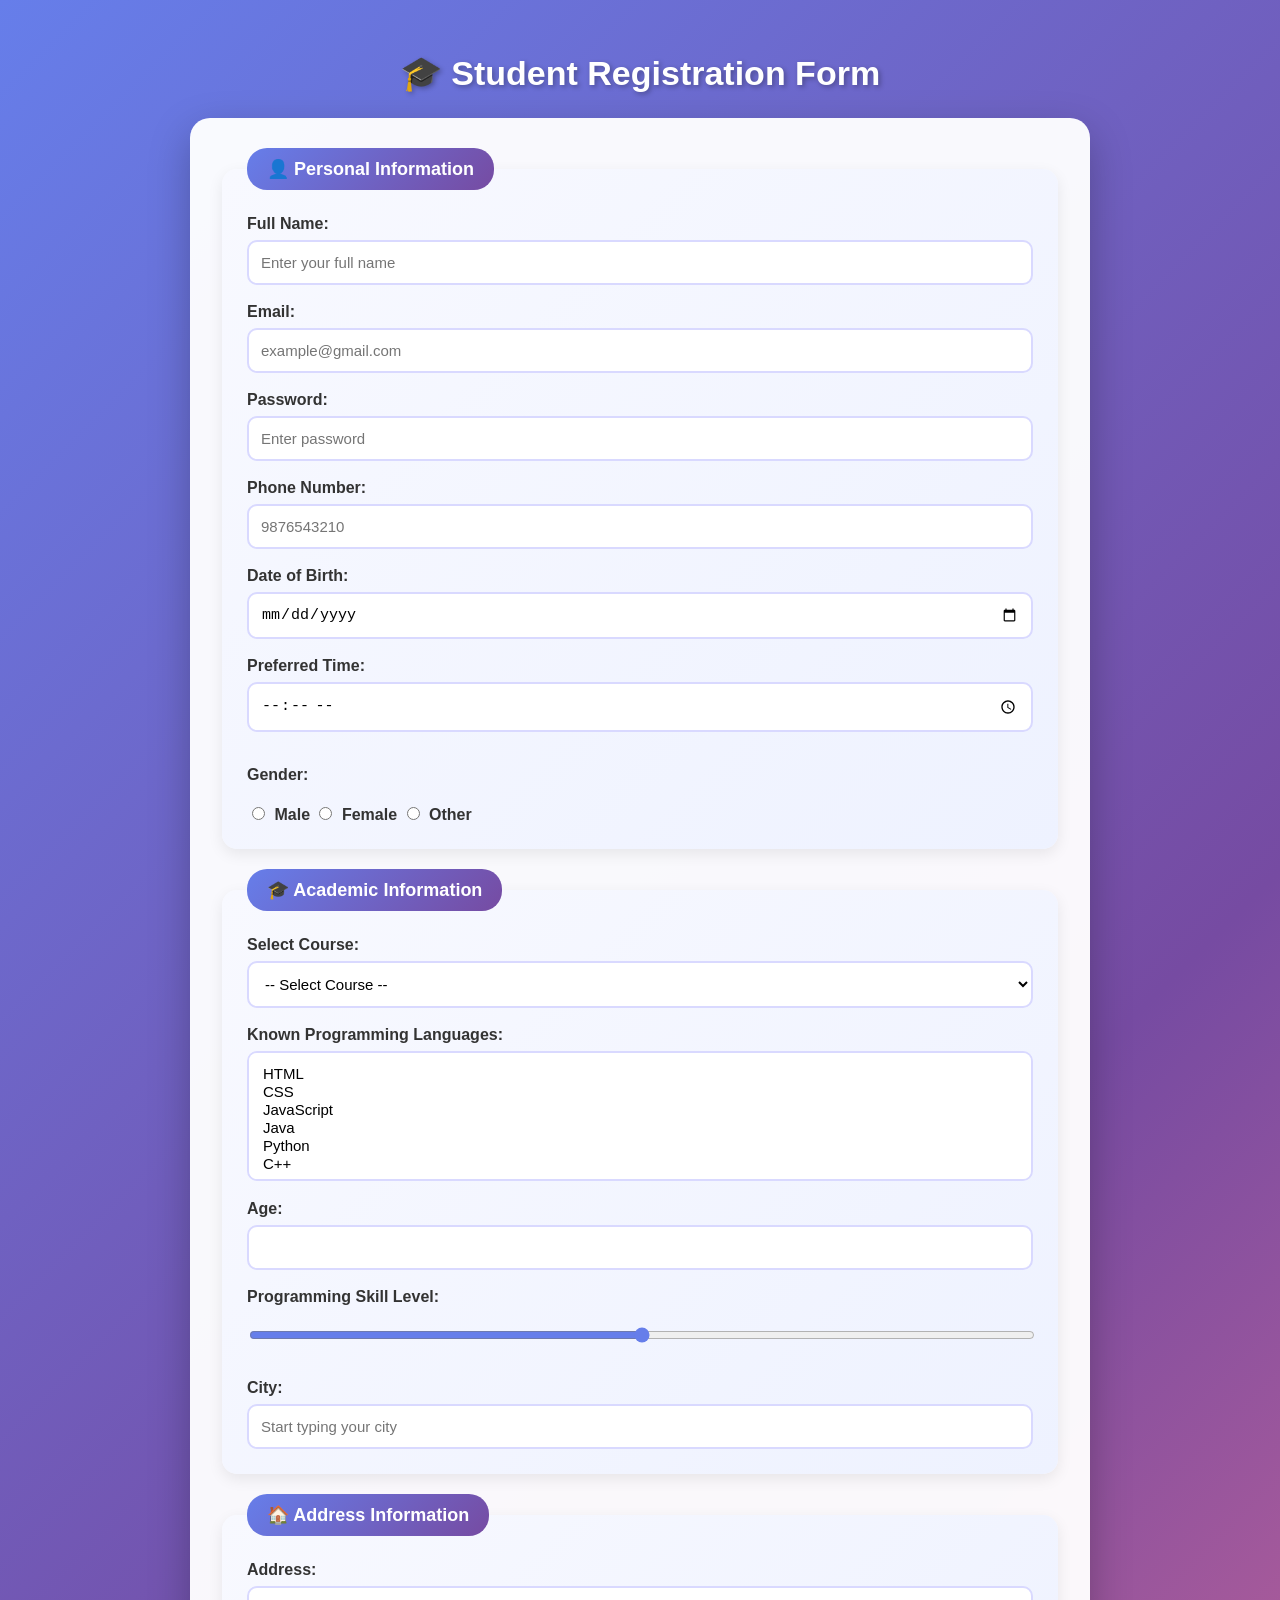
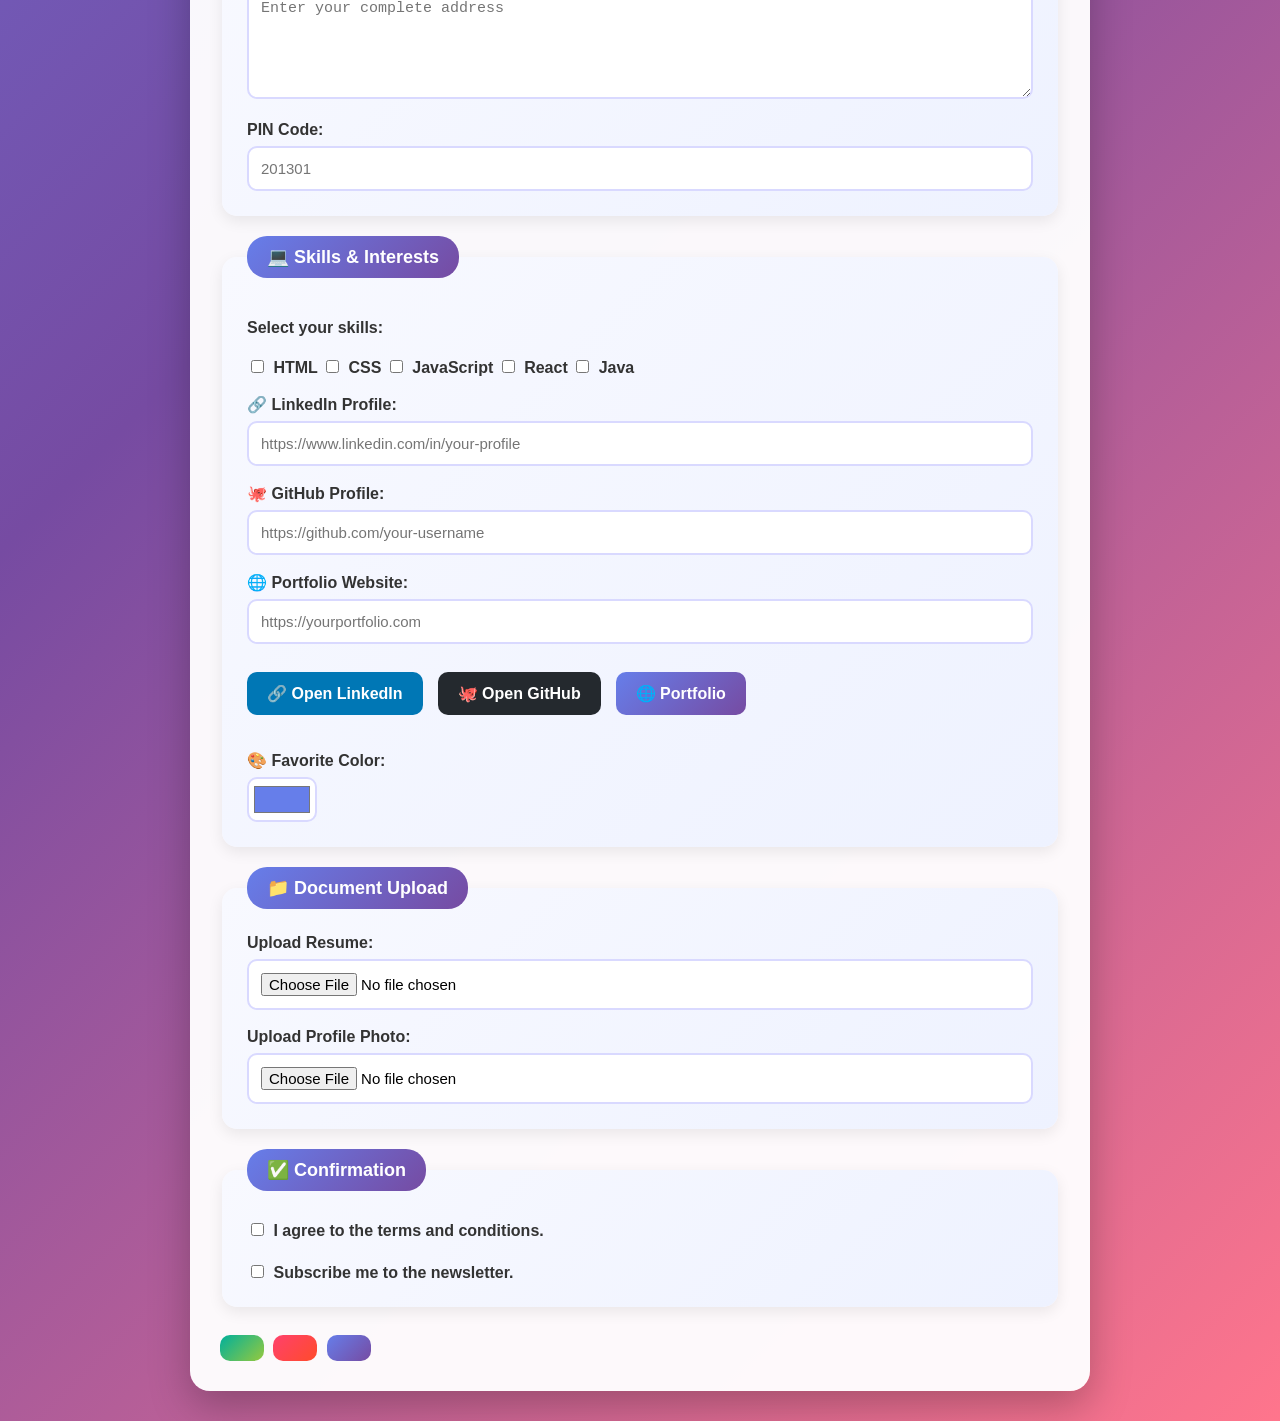
<file: HTMLform.html>
<!DOCTYPE html>
<html lang="en">

<head>
    <meta charset="UTF-8">
    <meta name="viewport" content="width=device-width, initial-scale=1.0">

    <title>Colorful Student Registration Form</title>

    <style>

        /* =========================
           BASIC SETTINGS
        ========================= */

        * {
            box-sizing: border-box;
        }

        body {
            margin: 0;
            padding: 30px 15px;
            font-family: Arial, sans-serif;

            background: linear-gradient(
                135deg,
                #667eea,
                #764ba2,
                #ff758c
            );

            min-height: 100vh;
        }


        /* =========================
           HEADING
        ========================= */

        h1 {
            text-align: center;
            color: white;

            font-size: 34px;
            margin-bottom: 25px;

            text-shadow:
                2px 2px 5px rgba(0, 0, 0, 0.3);
        }


        /* =========================
           FORM
        ========================= */

        form {
            max-width: 900px;
            margin: auto;

            background: rgba(255, 255, 255, 0.96);

            padding: 30px;

            border-radius: 20px;

            box-shadow:
                0 15px 40px rgba(0, 0, 0, 0.25);
        }


        /* =========================
           FIELDSET
        ========================= */

        fieldset {
            border: none;

            border-radius: 15px;

            padding: 25px;

            margin-bottom: 20px;

            background:
                linear-gradient(
                    135deg,
                    #f8f9ff,
                    #eef2ff
                );

            box-shadow:
                0 5px 15px rgba(0, 0, 0, 0.08);
        }


        /* =========================
           LEGEND
        ========================= */

        legend {
            background:
                linear-gradient(
                    135deg,
                    #667eea,
                    #764ba2
                );

            color: white;

            padding: 10px 20px;

            border-radius: 20px;

            font-size: 18px;

            font-weight: bold;
        }


        /* =========================
           LABEL
        ========================= */

        label {
            font-weight: bold;
            color: #333;
        }


        /* =========================
           INPUT / SELECT / TEXTAREA
        ========================= */

        input,
        select,
        textarea {
            width: 100%;

            padding: 12px;

            margin-top: 7px;

            border: 2px solid #d9d9ff;

            border-radius: 10px;

            font-size: 15px;

            outline: none;

            transition: 0.3s;

            background-color: white;
        }


        /* Focus Effect */

        input:focus,
        select:focus,
        textarea:focus {

            border-color: #667eea;

            box-shadow:
                0 0 8px
                rgba(102, 126, 234, 0.4);
        }


        textarea {
            resize: vertical;
        }


        /* =========================
           RADIO BUTTON
        ========================= */

        input[type="radio"] {
            width: auto;

            margin-right: 5px;

            accent-color: #667eea;
        }


        /* =========================
           CHECKBOX
        ========================= */

        input[type="checkbox"] {
            width: auto;

            margin-right: 5px;

            accent-color: #764ba2;
        }


        /* =========================
           RANGE
        ========================= */

        input[type="range"] {

            accent-color: #667eea;

            cursor: pointer;
        }


        /* =========================
           COLOR PICKER
        ========================= */

        input[type="color"] {

            width: 70px;

            height: 45px;

            padding: 3px;

            cursor: pointer;
        }


        /* =========================
           FILE INPUT
        ========================= */

        input[type="file"] {

            background: white;

            cursor: pointer;
        }


        /* =========================
           SOCIAL LINKS
        ========================= */

        .social-box {

            display: flex;

            gap: 15px;

            margin-top: 10px;
        }


        .social-box a {

            text-decoration: none;

            color: white;

            padding: 12px 20px;

            border-radius: 10px;

            font-weight: bold;

            transition: 0.3s;
        }


        .linkedin {

            background: #0077b5;
        }


        .github {

            background: #24292e;
        }


        .portfolio {

            background:
                linear-gradient(
                    135deg,
                    #667eea,
                    #764ba2
                );
        }


        .social-box a:hover {

            transform: translateY(-3px);

            box-shadow:
                0 7px 15px
                rgba(0, 0, 0, 0.25);
        }


        /* =========================
           MULTIPLE SELECT
        ========================= */

        select[multiple] {

            height: 130px;
        }


        /* =========================
           PARAGRAPH
        ========================= */

        p {

            font-weight: bold;

            color: #333;
        }


        /* =========================
           BUTTONS
        ========================= */

        button {

            border: none;

            padding: 13px 22px;

            margin: 8px 5px 0 0;

            border-radius: 10px;

            font-size: 16px;

            font-weight: bold;

            cursor: pointer;

            transition: 0.3s;
        }


        /* Submit */

        button[type="submit"] {

            background:
                linear-gradient(
                    135deg,
                    #00b09b,
                    #96c93d
                );

            color: white;
        }


        /* Reset */

        button[type="reset"] {

            background:
                linear-gradient(
                    135deg,
                    #ff416c,
                    #ff4b2b
                );

            color: white;
        }


        /* Normal Button */

        button[type="button"] {

            background:
                linear-gradient(
                    135deg,
                    #667eea,
                    #764ba2
                );

            color: white;
        }


        /* Button Hover */

        button:hover {

            transform: translateY(-3px);

            box-shadow:
                0 7px 15px
                rgba(0, 0, 0, 0.2);
        }


        /* =========================
           MOBILE RESPONSIVE
        ========================= */

        @media (max-width: 600px) {

            body {

                padding: 15px 8px;
            }


            form {

                padding: 18px;
            }


            fieldset {

                padding: 18px;
            }


            h1 {

                font-size: 25px;
            }


            button {

                width: 100%;

                margin-top: 10px;
            }


            .social-box {

                flex-direction: column;
            }


            .social-box a {

                text-align: center;
            }
        }

    </style>

</head>


<body>


    <!-- =========================
         MAIN HEADING
    ========================= -->

    <h1>🎓 Student Registration Form</h1>


    <!-- =========================
         FORM START
    ========================= -->

    <form
        action="/submit"
        method="post"
        enctype="multipart/form-data"
    >


        <!-- Hidden Input -->

        <input
            type="hidden"
            name="formType"
            value="student-registration"
        >


        <!-- =========================
             PERSONAL INFORMATION
        ========================= -->

        <fieldset>

            <legend>👤 Personal Information</legend>


            <!-- Full Name -->

            <label for="fullName">
                Full Name:
            </label>

            <input
                type="text"
                id="fullName"
                name="fullName"
                placeholder="Enter your full name"
                required
                minlength="3"
                maxlength="50"
            >


            <br><br>


            <!-- Email -->

            <label for="email">
                Email:
            </label>

            <input
                type="email"
                id="email"
                name="email"
                placeholder="example@gmail.com"
                required
            >


            <br><br>


            <!-- Password -->

            <label for="password">
                Password:
            </label>

            <input
                type="password"
                id="password"
                name="password"
                placeholder="Enter password"
                required
                minlength="8"
            >


            <br><br>


            <!-- Phone -->

            <label for="phone">
                Phone Number:
            </label>

            <input
                type="tel"
                id="phone"
                name="phone"
                placeholder="9876543210"
                pattern="[0-9]{10}"
                required
            >


            <br><br>


            <!-- DOB -->

            <label for="dob">
                Date of Birth:
            </label>

            <input
                type="date"
                id="dob"
                name="dob"
                required
            >


            <br><br>


            <!-- Time -->

            <label for="preferredTime">
                Preferred Time:
            </label>

            <input
                type="time"
                id="preferredTime"
                name="preferredTime"
            >


            <br><br>


            <!-- Gender -->

            <p>Gender:</p>


            <input
                type="radio"
                id="male"
                name="gender"
                value="male"
                required
            >

            <label for="male">
                Male
            </label>


            <input
                type="radio"
                id="female"
                name="gender"
                value="female"
            >

            <label for="female">
                Female
            </label>


            <input
                type="radio"
                id="other"
                name="gender"
                value="other"
            >

            <label for="other">
                Other
            </label>


        </fieldset>



        <!-- =========================
             ACADEMIC INFORMATION
        ========================= -->

        <fieldset>

            <legend>🎓 Academic Information</legend>


            <!-- Course -->

            <label for="course">
                Select Course:
            </label>

            <select
                id="course"
                name="course"
                required
            >

                <option value="">
                    -- Select Course --
                </option>

                <option value="bca">
                    BCA
                </option>

                <option value="btech">
                    B.Tech
                </option>

                <option value="bsc">
                    B.Sc
                </option>

                <option value="mca">
                    MCA
                </option>

                <option value="mtech">
                    M.Tech
                </option>

            </select>


            <br><br>


            <!-- Programming Languages -->

            <label for="languages">
                Known Programming Languages:
            </label>

            <br>


            <select
                id="languages"
                name="languages"
                multiple
                size="4"
            >

                <option value="html">
                    HTML
                </option>

                <option value="css">
                    CSS
                </option>

                <option value="javascript">
                    JavaScript
                </option>

                <option value="java">
                    Java
                </option>

                <option value="python">
                    Python
                </option>

                <option value="cpp">
                    C++
                </option>

            </select>


            <br><br>


            <!-- Age -->

            <label for="age">
                Age:
            </label>

            <input
                type="number"
                id="age"
                name="age"
                min="16"
                max="60"
                step="1"
                required
            >


            <br><br>


            <!-- Skill Level -->

            <label for="skill">
                Programming Skill Level:
            </label>

            <input
                type="range"
                id="skill"
                name="skill"
                min="0"
                max="100"
                value="50"
            >


            <br><br>


            <!-- City -->

            <label for="city">
                City:
            </label>

            <input
                list="cities"
                id="city"
                name="city"
                placeholder="Start typing your city"
            >


            <datalist id="cities">

                <option value="Delhi">
                <option value="Mumbai">
                <option value="Bangalore">
                <option value="Hyderabad">
                <option value="Pune">
                <option value="Noida">
                <option value="Gurugram">

            </datalist>


        </fieldset>



        <!-- =========================
             ADDRESS INFORMATION
        ========================= -->

        <fieldset>

            <legend>🏠 Address Information</legend>


            <!-- Address -->

            <label for="address">
                Address:
            </label>

            <br>

            <textarea
                id="address"
                name="address"
                rows="5"
                placeholder="Enter your complete address"
                required
            ></textarea>


            <br><br>


            <!-- PIN -->

            <label for="pincode">
                PIN Code:
            </label>

            <input
                type="text"
                id="pincode"
                name="pincode"
                placeholder="201301"
                pattern="[0-9]{6}"
                maxlength="6"
                required
            >


        </fieldset>



        <!-- =========================
             SKILLS & INTERESTS
        ========================= -->

        <fieldset>

            <legend>💻 Skills & Interests</legend>


            <p>
                Select your skills:
            </p>


            <!-- HTML -->

            <input
                type="checkbox"
                id="html"
                name="skills"
                value="html"
            >

            <label for="html">
                HTML
            </label>


            <!-- CSS -->

            <input
                type="checkbox"
                id="css"
                name="skills"
                value="css"
            >

            <label for="css">
                CSS
            </label>


            <!-- JavaScript -->

            <input
                type="checkbox"
                id="javascript"
                name="skills"
                value="javascript"
            >

            <label for="javascript">
                JavaScript
            </label>


            <!-- React -->

            <input
                type="checkbox"
                id="react"
                name="skills"
                value="react"
            >

            <label for="react">
                React
            </label>


            <!-- Java -->

            <input
                type="checkbox"
                id="java"
                name="skills"
                value="java"
            >

            <label for="java">
                Java
            </label>


            <br><br>


            <!-- LinkedIn -->

            <label for="linkedin">
                🔗 LinkedIn Profile:
            </label>

            <input
                type="url"
                id="linkedin"
                name="linkedin"
                placeholder="https://www.linkedin.com/in/your-profile"
            >


            <br><br>


            <!-- GitHub -->

            <label for="github">
                🐙 GitHub Profile:
            </label>

            <input
                type="url"
                id="github"
                name="github"
                placeholder="https://github.com/your-username"
            >


            <br><br>


            <!-- Portfolio -->

            <label for="website">
                🌐 Portfolio Website:
            </label>

            <input
                type="url"
                id="website"
                name="website"
                placeholder="https://yourportfolio.com"
            >


            <br><br>


            <!-- Social Buttons -->

            <div class="social-box">

                <a
                    href="https://www.linkedin.com/"
                    target="_blank"
                    class="linkedin"
                >
                    🔗 Open LinkedIn
                </a>


                <a
                    href="https://github.com/"
                    target="_blank"
                    class="github"
                >
                    🐙 Open GitHub
                </a>


                <a
                    href="#"
                    class="portfolio"
                >
                    🌐 Portfolio
                </a>

            </div>


            <br><br>


            <!-- Favorite Color -->

            <label for="color">
                🎨 Favorite Color:
            </label>

            <br>

            <input
                type="color"
                id="color"
                name="color"
                value="#667eea"
            >


        </fieldset>



        <!-- =========================
             DOCUMENT UPLOAD
        ========================= -->

        <fieldset>

            <legend>📁 Document Upload</legend>


            <!-- Resume -->

            <label for="resume">
                Upload Resume:
            </label>

            <input
                type="file"
                id="resume"
                name="resume"
                accept=".pdf,.doc,.docx"
                required
            >


            <br><br>


            <!-- Photo -->

            <label for="photo">
                Upload Profile Photo:
            </label>

            <input
                type="file"
                id="photo"
                name="photo"
                accept="image/*"
            >


        </fieldset>



        <!-- =========================
             CONFIRMATION
        ========================= -->

        <fieldset>

            <legend>✅ Confirmation</legend>


            <!-- Terms -->

            <input
                type="checkbox"
                id="terms"
                name="terms"
                value="accepted"
                required
            >

            <label for="terms">
                I agree to the terms and conditions.
            </label>


            <br><br>


            <!-- Newsletter -->

            <input
                type="checkbox"
                id="newsletter"
                name="newsletter"
                value="yes"
            >

            <label for="newsletter">
                Subscribe me to the newsletter.
            </label>


        </fieldset>



        <!-- =========================
             BUTTONS
        ========================= -->

        <button type="submit">
        
        </button>


        <button type="reset">
    
        </button>


        <button type="button">
        
        </button>


    </form>


</body>

</html>
</file>
